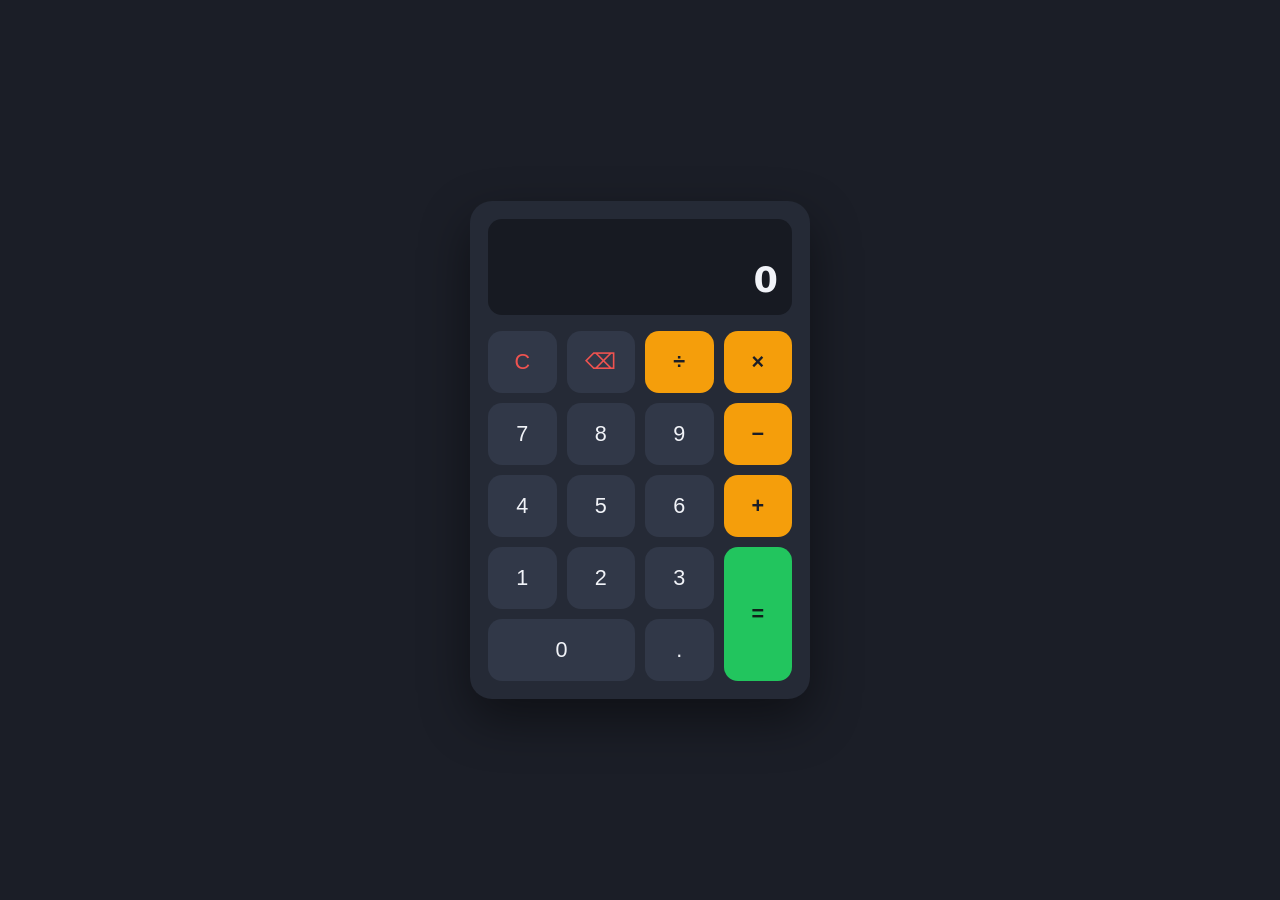
<file: WebDev-L2-Calculator/index.html>
<!DOCTYPE html>
<html lang="en">
<head>
  <meta charset="UTF-8">
  <meta name="viewport" content="width=device-width, initial-scale=1.0">
  <title>Calculator</title>
  <link rel="stylesheet" href="style.css">
</head>
<body>
  <main class="calculator" aria-label="Calculator">
    <div class="display" aria-live="polite">
      <div class="expression" id="expression"></div>
      <div class="result" id="result">0</div>
    </div>

    <div class="keys" id="keys">
      <button class="key key-clear" data-action="clear" aria-label="Clear">C</button>
      <button class="key key-clear" data-action="backspace" aria-label="Backspace">⌫</button>
      <button class="key key-op" data-action="operator" data-value="÷" aria-label="Divide">÷</button>
      <button class="key key-op" data-action="operator" data-value="×" aria-label="Multiply">×</button>

      <button class="key" data-action="digit" data-value="7">7</button>
      <button class="key" data-action="digit" data-value="8">8</button>
      <button class="key" data-action="digit" data-value="9">9</button>
      <button class="key key-op" data-action="operator" data-value="−" aria-label="Subtract">−</button>

      <button class="key" data-action="digit" data-value="4">4</button>
      <button class="key" data-action="digit" data-value="5">5</button>
      <button class="key" data-action="digit" data-value="6">6</button>
      <button class="key key-op" data-action="operator" data-value="+" aria-label="Add">+</button>

      <button class="key" data-action="digit" data-value="1">1</button>
      <button class="key" data-action="digit" data-value="2">2</button>
      <button class="key" data-action="digit" data-value="3">3</button>
      <button class="key key-equals" data-action="equals" aria-label="Equals">=</button>

      <button class="key key-zero" data-action="digit" data-value="0">0</button>
      <button class="key" data-action="decimal" aria-label="Decimal point">.</button>
    </div>
  </main>

  <script src="script.js"></script>
</body>
</html>
</file>
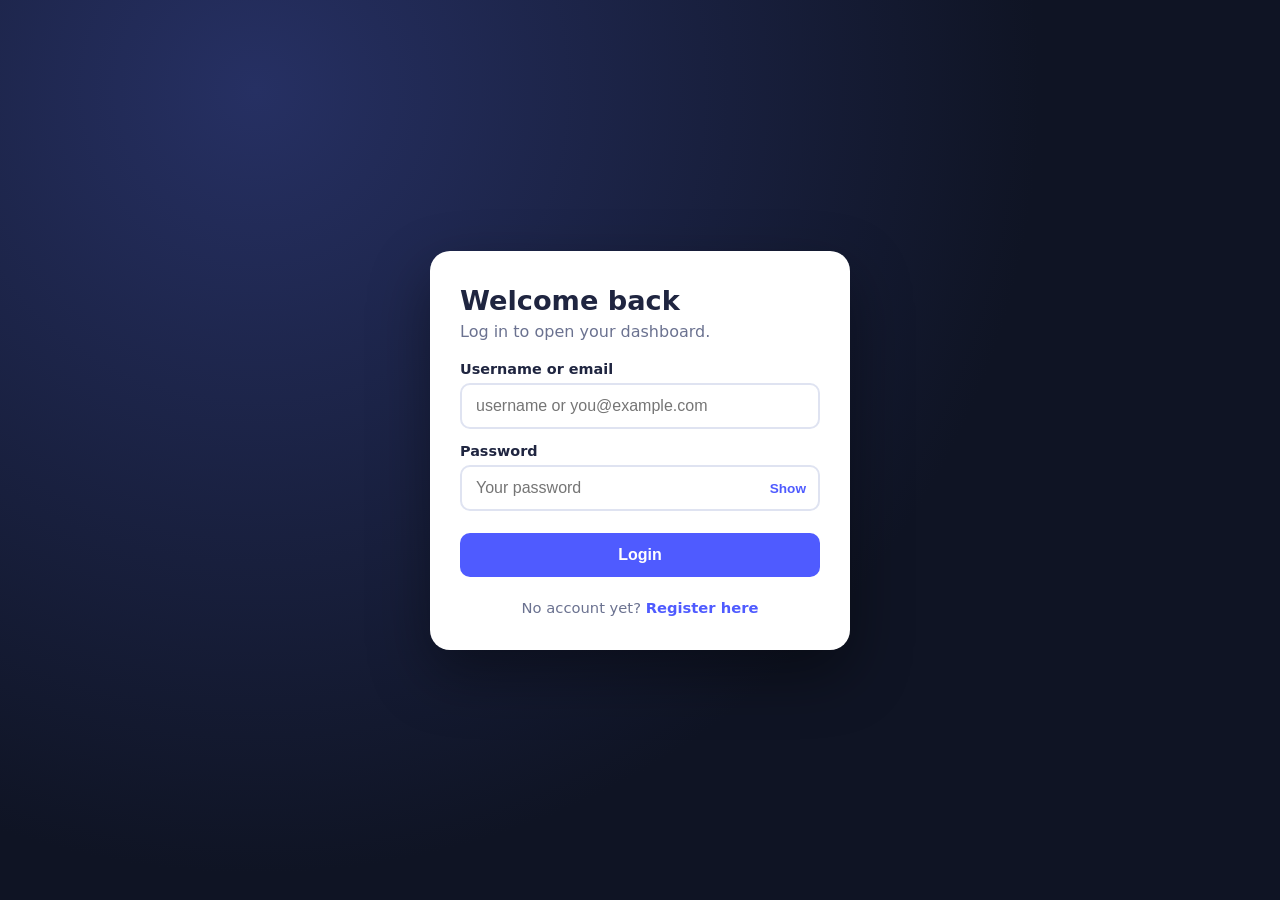
<file: WebDev-L2-LoginAuthentication/index.html>
<!DOCTYPE html>
<html lang="en">
<head>
  <meta charset="UTF-8">
  <meta name="viewport" content="width=device-width, initial-scale=1.0">
  <title>Login</title>
  <link rel="stylesheet" href="auth.css">
</head>
<body data-page="login">
  <main class="card">
    <h1>Welcome back</h1>
    <p class="sub">Log in to open your dashboard.</p>

    <div id="message" class="message" role="alert"></div>

    <form id="login-form" novalidate>
      <label for="identifier">Username or email</label>
      <input id="identifier" type="text" autocomplete="username" placeholder="username or you@example.com">

      <label for="password">Password</label>
      <div class="pw-wrap">
        <input id="password" type="password" autocomplete="current-password" placeholder="Your password">
        <button type="button" class="toggle" data-toggle="password" aria-label="Show or hide password">Show</button>
      </div>

      <button type="submit" class="btn" id="submit-btn">Login</button>
    </form>

    <p class="switch">No account yet? <a href="register.html">Register here</a></p>
  </main>
  <script src="auth.js"></script>
</body>
</html>
</file>
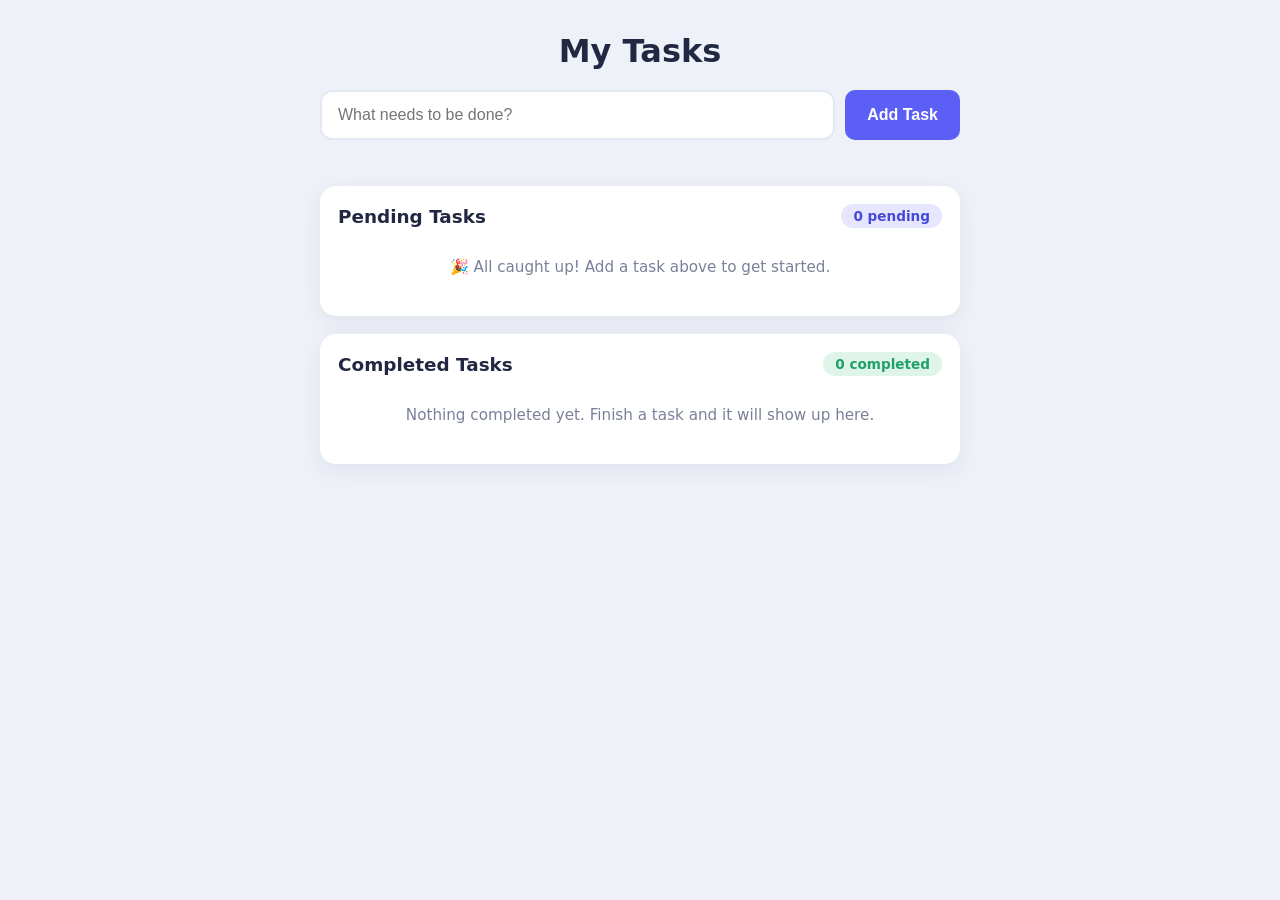
<file: WebDev-L2-ToDoApp/index.html>
<!DOCTYPE html>
<html lang="en">
<head>
  <meta charset="UTF-8">
  <meta name="viewport" content="width=device-width, initial-scale=1.0">
  <title>To-Do App</title>
  <link rel="stylesheet" href="todo.css">
</head>
<body>
  <main class="app">
    <h1>My Tasks</h1>

    <form id="task-form" class="task-form" autocomplete="off">
      <input id="task-input" type="text" placeholder="What needs to be done?" maxlength="120" aria-label="New task">
      <button type="submit" class="btn btn-primary">Add Task</button>
    </form>
    <p id="form-error" class="form-error" role="alert"></p>

    <section class="panel" aria-labelledby="pending-title">
      <div class="panel-head">
        <h2 id="pending-title">Pending Tasks</h2>
        <span id="pending-count" class="count count-pending">0 pending</span>
      </div>
      <ul id="pending-list" class="task-list"></ul>
    </section>

    <section class="panel" aria-labelledby="completed-title">
      <div class="panel-head">
        <h2 id="completed-title">Completed Tasks</h2>
        <span id="completed-count" class="count count-done">0 completed</span>
      </div>
      <ul id="completed-list" class="task-list"></ul>
    </section>
  </main>

  <script src="todo.js"></script>
</body>
</html>
</file>
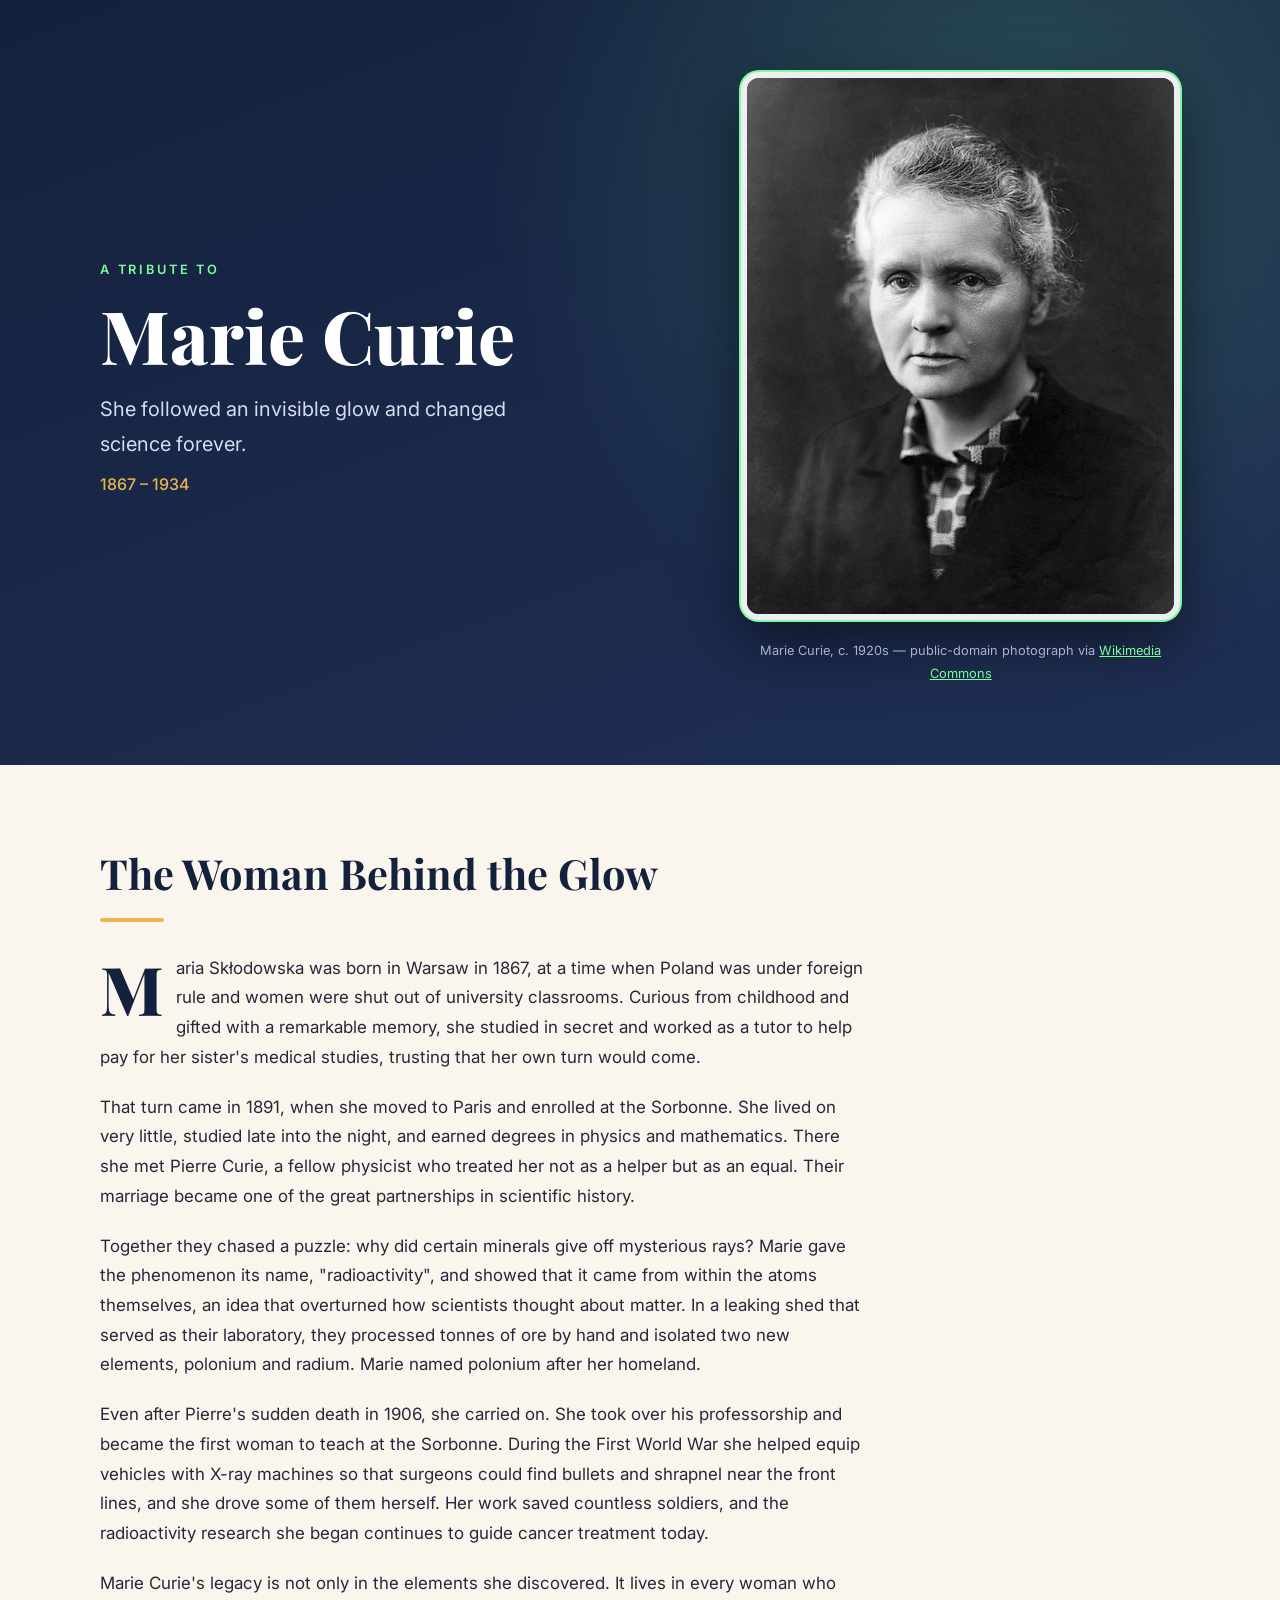
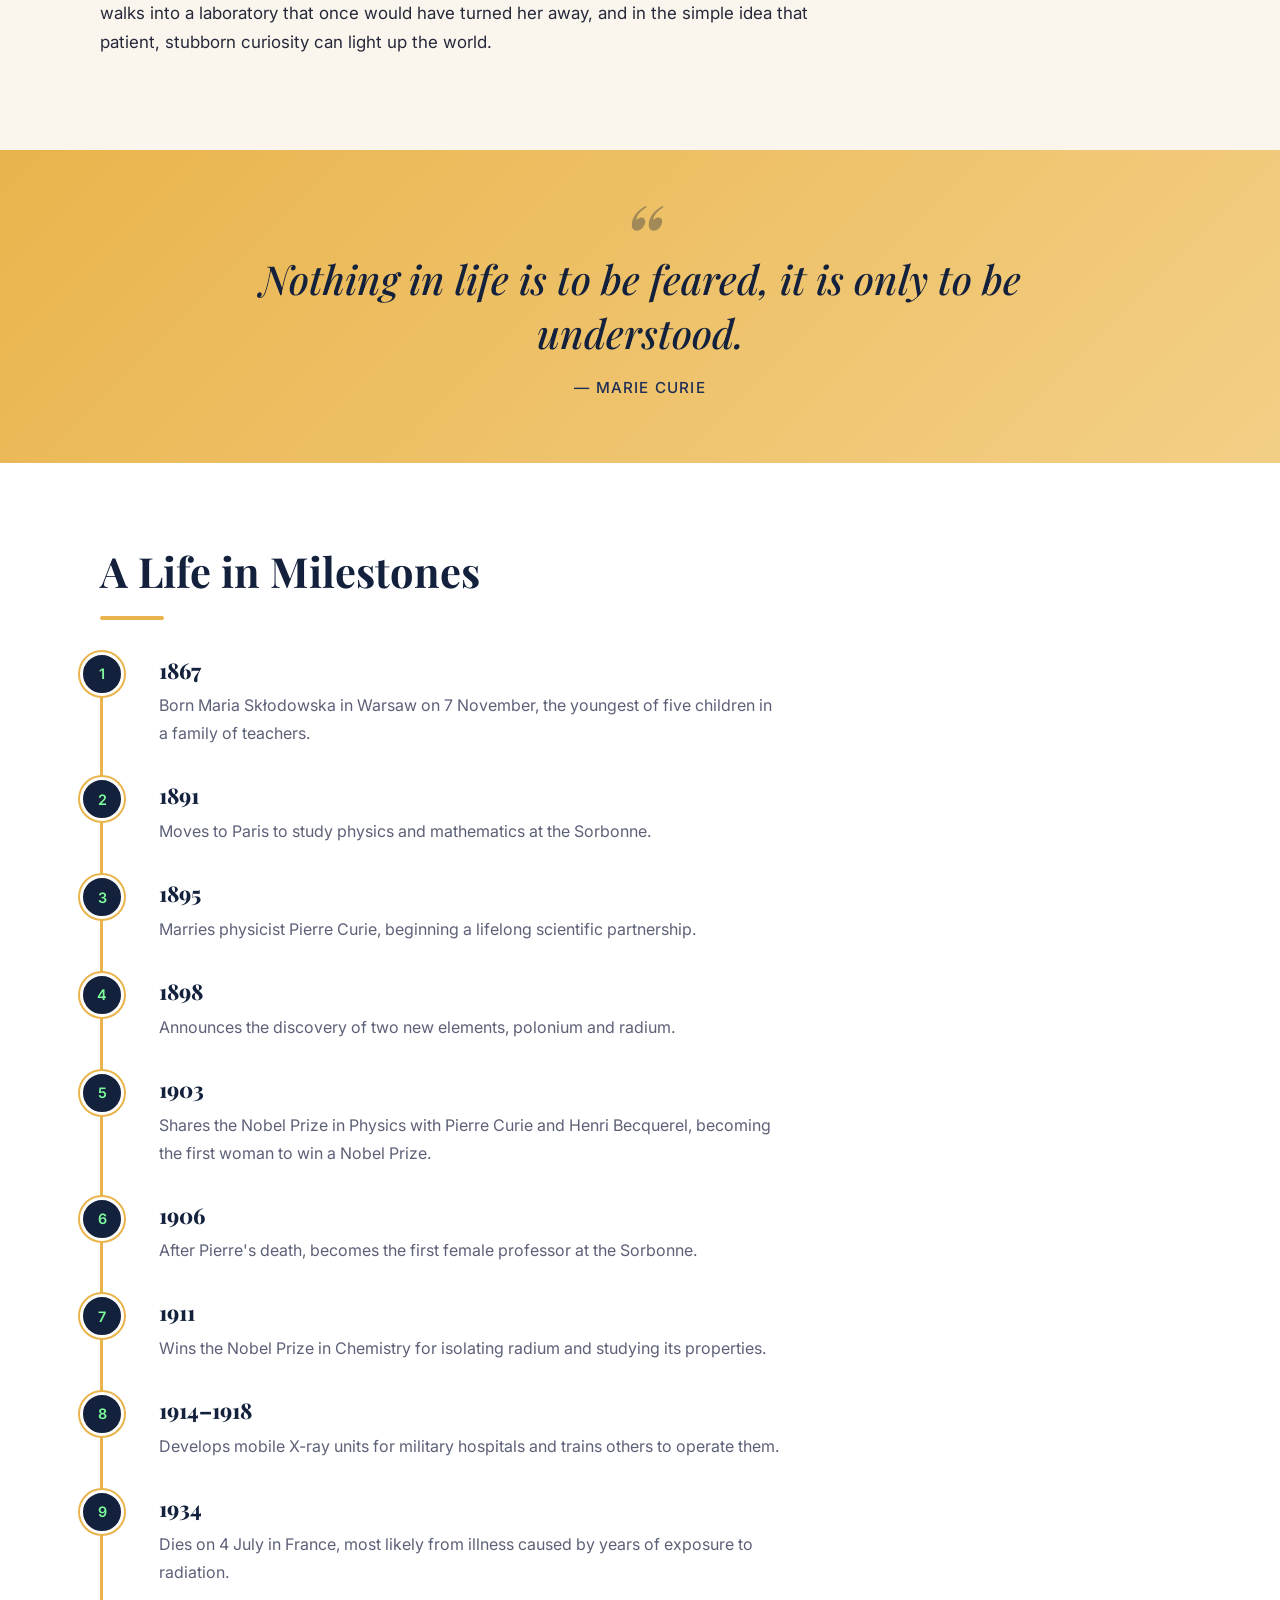
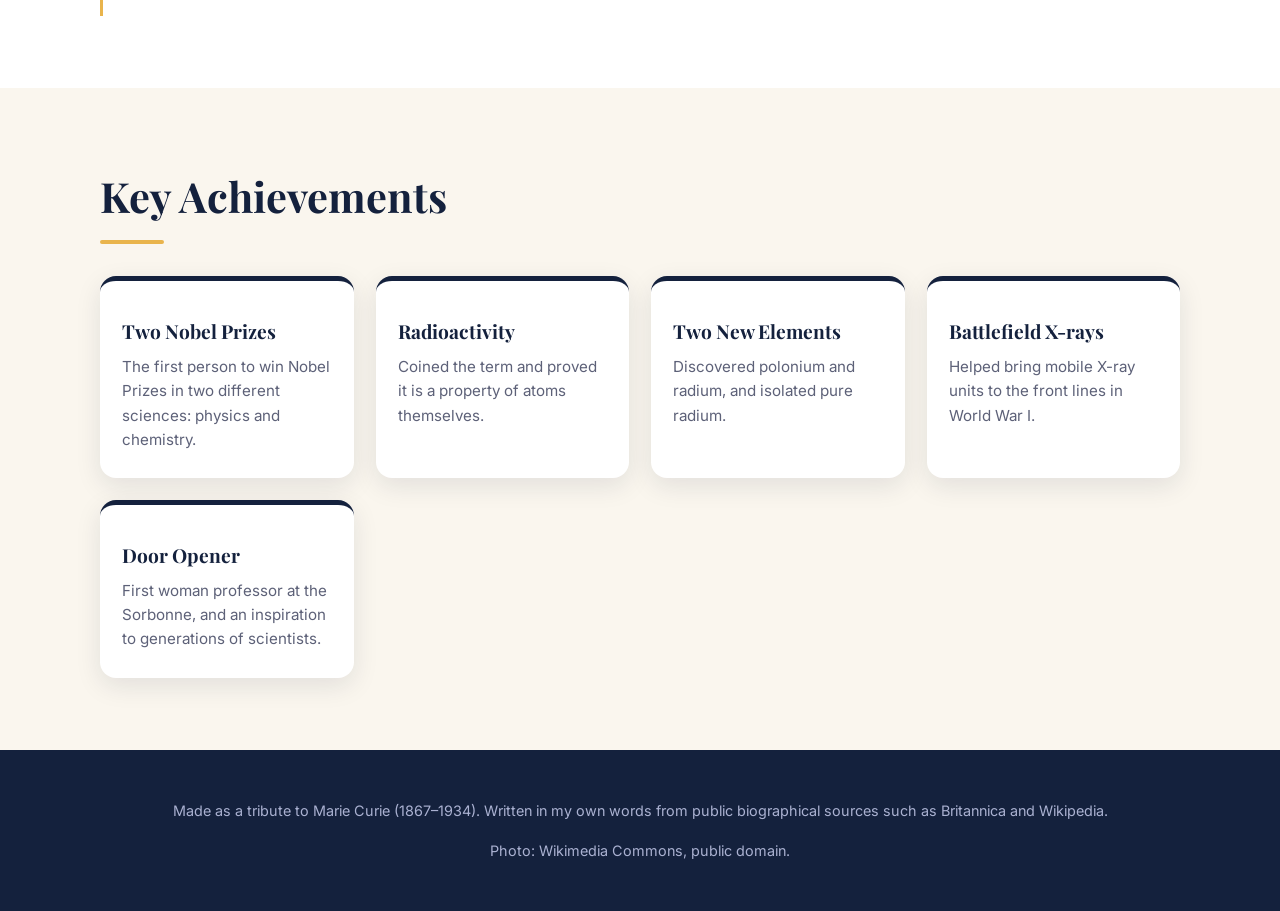
<file: WebDev-L2-TributePage/index.html>
<!DOCTYPE html>
<html lang="en">
<head>
  <meta charset="UTF-8">
  <meta name="viewport" content="width=device-width, initial-scale=1.0">
  <title>Marie Curie A Tribute</title>
  <link rel="preconnect" href="https://fonts.googleapis.com">
  <link rel="preconnect" href="https://fonts.gstatic.com" crossorigin>
  <link href="https://fonts.googleapis.com/css2?family=Inter:wght@400;500;600&family=Playfair+Display:ital,wght@0,600;0,800;1,500&display=swap" rel="stylesheet">
  <style>
    :root {
      --night: #14213d;
      --night-soft: #1f2f55;
      --glow: #7CFC9B;
      --gold: #e9b44c;
      --paper: #faf6ee;
      --ink: #26283a;
      --muted: #5d6178;
      --card: #ffffff;
    }

    * { box-sizing: border-box; }

    html { scroll-behavior: smooth; }

    body {
      margin: 0;
      font-family: "Inter", system-ui, -apple-system, "Segoe UI", sans-serif;
      color: var(--ink);
      background: var(--paper);
      line-height: 1.75;
    }

    h1, h2, h3, blockquote, .serif {
      font-family: "Playfair Display", Georgia, "Times New Roman", serif;
    }

    .wrap { width: min(1080px, 92%); margin-inline: auto; }

    /* ---------- Hero (dark background) ---------- */
    .hero {
      background:
        radial-gradient(circle at 80% 20%, rgba(124, 252, 155, 0.18), transparent 45%),
        linear-gradient(160deg, var(--night), var(--night-soft));
      color: #fff;
      padding: 72px 0 80px;
    }

    .hero .wrap {
      display: grid;
      grid-template-columns: 1.15fr 0.85fr;
      gap: 48px;
      align-items: center;
    }

    .eyebrow {
      letter-spacing: 0.22em;
      text-transform: uppercase;
      font-size: 0.8rem;
      color: var(--glow);
      font-weight: 600;
      margin: 0 0 14px;
    }

    h1 {
      font-size: clamp(2.6rem, 6vw, 4.6rem);
      line-height: 1.08;
      margin: 0 0 18px;
      font-weight: 800;
    }

    .tagline {
      font-size: 1.25rem;
      color: #d6dbf0;
      margin: 0 0 8px;
      max-width: 34ch;
    }

    .dates { color: var(--gold); font-weight: 500; margin: 0; }

    figure { margin: 0; }

    .portrait {
      width: 100%;
      aspect-ratio: 4 / 5;
      object-fit: cover;
      object-position: top;
      border-radius: 18px;
      border: 6px solid rgba(255, 255, 255, 0.92);
      box-shadow: 0 0 0 2px var(--glow), 0 24px 60px rgba(0, 0, 0, 0.5);
      background: var(--night-soft);
    }

    figcaption {
      margin-top: 12px;
      font-size: 0.8rem;
      color: #aab1d1;
      text-align: center;
    }

    figcaption a { color: var(--glow); }

    /* ---------- Sections ---------- */
    section { padding: 72px 0; }

    h2 {
      font-size: clamp(1.9rem, 4vw, 2.6rem);
      margin: 0 0 8px;
      color: var(--night);
    }

    .rule {
      width: 64px;
      height: 4px;
      background: var(--gold);
      border-radius: 4px;
      margin: 0 0 32px;
    }

    .bio p { max-width: 70ch; font-size: 1.06rem; margin: 0 0 1.2em; }

    .bio p:first-of-type::first-letter {
      font-family: "Playfair Display", Georgia, serif;
      float: left;
      font-size: 4.2rem;
      line-height: 0.85;
      padding: 6px 12px 0 0;
      color: var(--night);
      font-weight: 800;
    }

    /* ---------- Quote (different background) ---------- */
    .quote-band {
      background: linear-gradient(135deg, var(--gold), #f3cf86);
      padding: 64px 0;
    }

    blockquote {
      margin: 0 auto;
      max-width: 800px;
      text-align: center;
      color: var(--night);
      font-size: clamp(1.6rem, 3.6vw, 2.5rem);
      font-style: italic;
      font-weight: 500;
      line-height: 1.35;
      position: relative;
      padding-top: 38px;
    }

    blockquote::before {
      content: "\201C";
      position: absolute;
      top: -26px;
      left: 50%;
      transform: translateX(-50%);
      font-size: 6rem;
      line-height: 1;
      color: rgba(20, 33, 61, 0.35);
    }

    blockquote cite {
      display: block;
      margin-top: 18px;
      font-family: "Inter", sans-serif;
      font-size: 0.95rem;
      font-style: normal;
      letter-spacing: 0.08em;
      text-transform: uppercase;
      color: var(--night-soft);
    }

    /* ---------- Timeline (ordered list) ---------- */
    .timeline-section { background: #fff; }

    ol.timeline {
      list-style: none;
      margin: 0;
      padding: 0 0 0 34px;
      border-left: 3px solid var(--gold);
      counter-reset: step;
    }

    ol.timeline li {
      position: relative;
      padding: 0 0 30px 22px;
      counter-increment: step;
    }

    ol.timeline li::before {
      content: counter(step);
      position: absolute;
      left: -57px;
      top: 0;
      width: 38px;
      height: 38px;
      border-radius: 50%;
      background: var(--night);
      color: var(--glow);
      display: grid;
      place-items: center;
      font-size: 0.9rem;
      font-weight: 600;
      border: 3px solid #fff;
      box-shadow: 0 0 0 2px var(--gold);
    }

    .year {
      display: inline-block;
      font-family: "Playfair Display", Georgia, serif;
      font-weight: 800;
      font-size: 1.35rem;
      color: var(--night);
    }

    ol.timeline p { margin: 2px 0 0; color: var(--muted); max-width: 62ch; }

    /* ---------- Achievement cards ---------- */
    .cards {
      display: grid;
      grid-template-columns: repeat(auto-fit, minmax(230px, 1fr));
      gap: 22px;
    }

    .card {
      background: var(--card);
      border-radius: 16px;
      padding: 26px 22px;
      border-top: 5px solid var(--night);
      box-shadow: 0 8px 26px rgba(20, 33, 61, 0.1);
      transition: transform 0.2s ease, box-shadow 0.2s ease;
    }

    .card:hover { transform: translateY(-6px); box-shadow: 0 14px 34px rgba(20, 33, 61, 0.18); }

    .card .badge { font-size: 2rem; display: block; margin-bottom: 8px; }
    .card h3 { margin: 0 0 6px; font-size: 1.2rem; color: var(--night); }
    .card p { margin: 0; color: var(--muted); font-size: 0.95rem; line-height: 1.6; }

    /* ---------- Footer ---------- */
    footer {
      background: var(--night);
      color: #aab1d1;
      text-align: center;
      padding: 34px 0;
      font-size: 0.9rem;
    }

    footer a { color: var(--glow); }

    /* ---------- Responsive ---------- */
    @media (max-width: 800px) {
      .hero { padding: 48px 0 56px; }
      .hero .wrap { grid-template-columns: 1fr; gap: 34px; }
      .portrait { max-width: 380px; margin-inline: auto; display: block; }
      section { padding: 52px 0; }
      ol.timeline { padding-left: 30px; }
      ol.timeline li { padding-left: 18px; }
      ol.timeline li::before { left: -52px; }
    }
  </style>
</head>
<body>

  <header class="hero">
    <div class="wrap">
      <div>
        <p class="eyebrow">A Tribute To</p>
        <h1>Marie Curie</h1>
        <p class="tagline">She followed an invisible glow and changed science forever.</p>
        <p class="dates">1867 – 1934</p>
      </div>

      <figure>
        <img class="portrait"
             src="marie-curie.png"
             alt="Portrait photograph of Marie Curie from the 1920s"
             loading="eager">
        <figcaption>
          Marie Curie, c. 1920s — public-domain photograph via
          <a href="https://commons.wikimedia.org/wiki/File:Marie_Curie_c._1920s.jpg" target="_blank" rel="noopener">Wikimedia Commons</a>
        </figcaption>
      </figure>
    </div>
  </header>

  <main>
    <section class="bio">
      <div class="wrap">
        <h2>The Woman Behind the Glow</h2>
        <div class="rule"></div>

        <p>Maria Skłodowska was born in Warsaw in 1867, at a time when Poland was under foreign rule and women were shut out of university classrooms. Curious from childhood and gifted with a remarkable memory, she studied in secret and worked as a tutor to help pay for her sister's medical studies, trusting that her own turn would come.</p>

        <p>That turn came in 1891, when she moved to Paris and enrolled at the Sorbonne. She lived on very little, studied late into the night, and earned degrees in physics and mathematics. There she met Pierre Curie, a fellow physicist who treated her not as a helper but as an equal. Their marriage became one of the great partnerships in scientific history.</p>

        <p>Together they chased a puzzle: why did certain minerals give off mysterious rays? Marie gave the phenomenon its name, "radioactivity", and showed that it came from within the atoms themselves, an idea that overturned how scientists thought about matter. In a leaking shed that served as their laboratory, they processed tonnes of ore by hand and isolated two new elements, polonium and radium. Marie named polonium after her homeland.</p>

        <p>Even after Pierre's sudden death in 1906, she carried on. She took over his professorship and became the first woman to teach at the Sorbonne. During the First World War she helped equip vehicles with X-ray machines so that surgeons could find bullets and shrapnel near the front lines, and she drove some of them herself. Her work saved countless soldiers, and the radioactivity research she began continues to guide cancer treatment today.</p>

        <p>Marie Curie's legacy is not only in the elements she discovered. It lives in every woman who walks into a laboratory that once would have turned her away, and in the simple idea that patient, stubborn curiosity can light up the world.</p>
      </div>
    </section>

    <div class="quote-band">
      <div class="wrap">
        <blockquote>
          Nothing in life is to be feared, it is only to be understood.
          <cite>— Marie Curie</cite>
        </blockquote>
      </div>
    </div>

    <section class="timeline-section">
      <div class="wrap">
        <h2>A Life in Milestones</h2>
        <div class="rule"></div>

        <ol class="timeline">
          <li>
            <span class="year">1867</span>
            <p>Born Maria Skłodowska in Warsaw on 7 November, the youngest of five children in a family of teachers.</p>
          </li>
          <li>
            <span class="year">1891</span>
            <p>Moves to Paris to study physics and mathematics at the Sorbonne.</p>
          </li>
          <li>
            <span class="year">1895</span>
            <p>Marries physicist Pierre Curie, beginning a lifelong scientific partnership.</p>
          </li>
          <li>
            <span class="year">1898</span>
            <p>Announces the discovery of two new elements, polonium and radium.</p>
          </li>
          <li>
            <span class="year">1903</span>
            <p>Shares the Nobel Prize in Physics with Pierre Curie and Henri Becquerel, becoming the first woman to win a Nobel Prize.</p>
          </li>
          <li>
            <span class="year">1906</span>
            <p>After Pierre's death, becomes the first female professor at the Sorbonne.</p>
          </li>
          <li>
            <span class="year">1911</span>
            <p>Wins the Nobel Prize in Chemistry for isolating radium and studying its properties.</p>
          </li>
          <li>
            <span class="year">1914–1918</span>
            <p>Develops mobile X-ray units for military hospitals and trains others to operate them.</p>
          </li>
          <li>
            <span class="year">1934</span>
            <p>Dies on 4 July in France, most likely from illness caused by years of exposure to radiation.</p>
          </li>
        </ol>
      </div>
    </section>

    <section>
      <div class="wrap">
        <h2>Key Achievements</h2>
        <div class="rule"></div>

        <div class="cards">
          <article class="card">
            <span class="badge" aria-hidden="true"></span>
            <h3>Two Nobel Prizes</h3>
            <p>The first person to win Nobel Prizes in two different sciences: physics and chemistry.</p>
          </article>
          <article class="card">
            <span class="badge" aria-hidden="true"></span>
            <h3>Radioactivity</h3>
            <p>Coined the term and proved it is a property of atoms themselves.</p>
          </article>
          <article class="card">
            <span class="badge" aria-hidden="true"></span>
            <h3>Two New Elements</h3>
            <p>Discovered polonium and radium, and isolated pure radium.</p>
          </article>
          <article class="card">
            <span class="badge" aria-hidden="true"></span>
            <h3>Battlefield X-rays</h3>
            <p>Helped bring mobile X-ray units to the front lines in World War I.</p>
          </article>
          <article class="card">
            <span class="badge" aria-hidden="true"></span>
            <h3>Door Opener</h3>
            <p>First woman professor at the Sorbonne, and an inspiration to generations of scientists.</p>
          </article>
        </div>
      </div>
    </section>
  </main>

  <footer>
    <div class="wrap">
      <p>Made as a tribute to Marie Curie (1867–1934). Written in my own words from public biographical sources such as Britannica and Wikipedia.</p>
      <p>Photo: Wikimedia Commons, public domain.</p>
    </div>
  </footer>

</body>
</html>
</file>
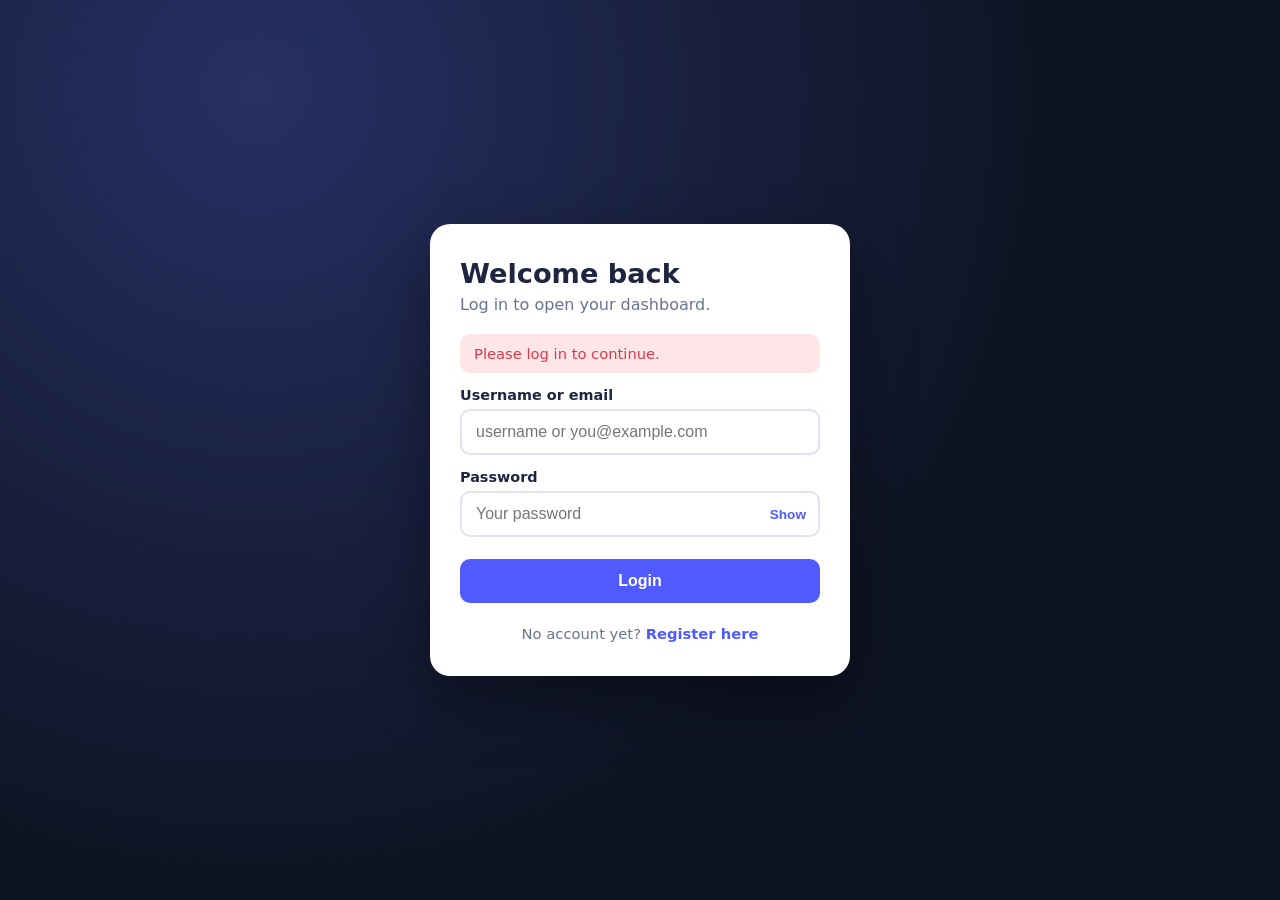
<file: WebDev-L2-LoginAuthentication/dashboard.html>
<!DOCTYPE html>
<html lang="en">
<head>
  <meta charset="UTF-8">
  <meta name="viewport" content="width=device-width, initial-scale=1.0">
  <title>Dashboard</title>
  <link rel="stylesheet" href="auth.css">
</head>
<!-- Hidden until the session check passes, so logged-out visitors never see protected content -->
<body data-page="dashboard" class="guarded">
  <main class="card wide">
    <div class="dash-head">
      <div>
        <p class="eyebrow">Protected area</p>
        <h1>Hello, <span id="user-name"></span> 👋</h1>
      </div>
      <button type="button" class="btn btn-ghost" id="logout-btn">Logout</button>
    </div>

    <p class="sub">You are logged in. Only authenticated users can see this page.</p>

    <div class="stats">
      <div class="stat">
        <span class="stat-label">Account</span>
        <span class="stat-value" id="user-id"></span>
      </div>
      <div class="stat">
        <span class="stat-label">Member since</span>
        <span class="stat-value" id="user-since"></span>
      </div>
      <div class="stat">
        <span class="stat-label">Session ends in</span>
        <span class="stat-value" id="session-timer"></span>
      </div>
    </div>
  </main>
  <script src="auth.js"></script>
</body>
</html>
</file>
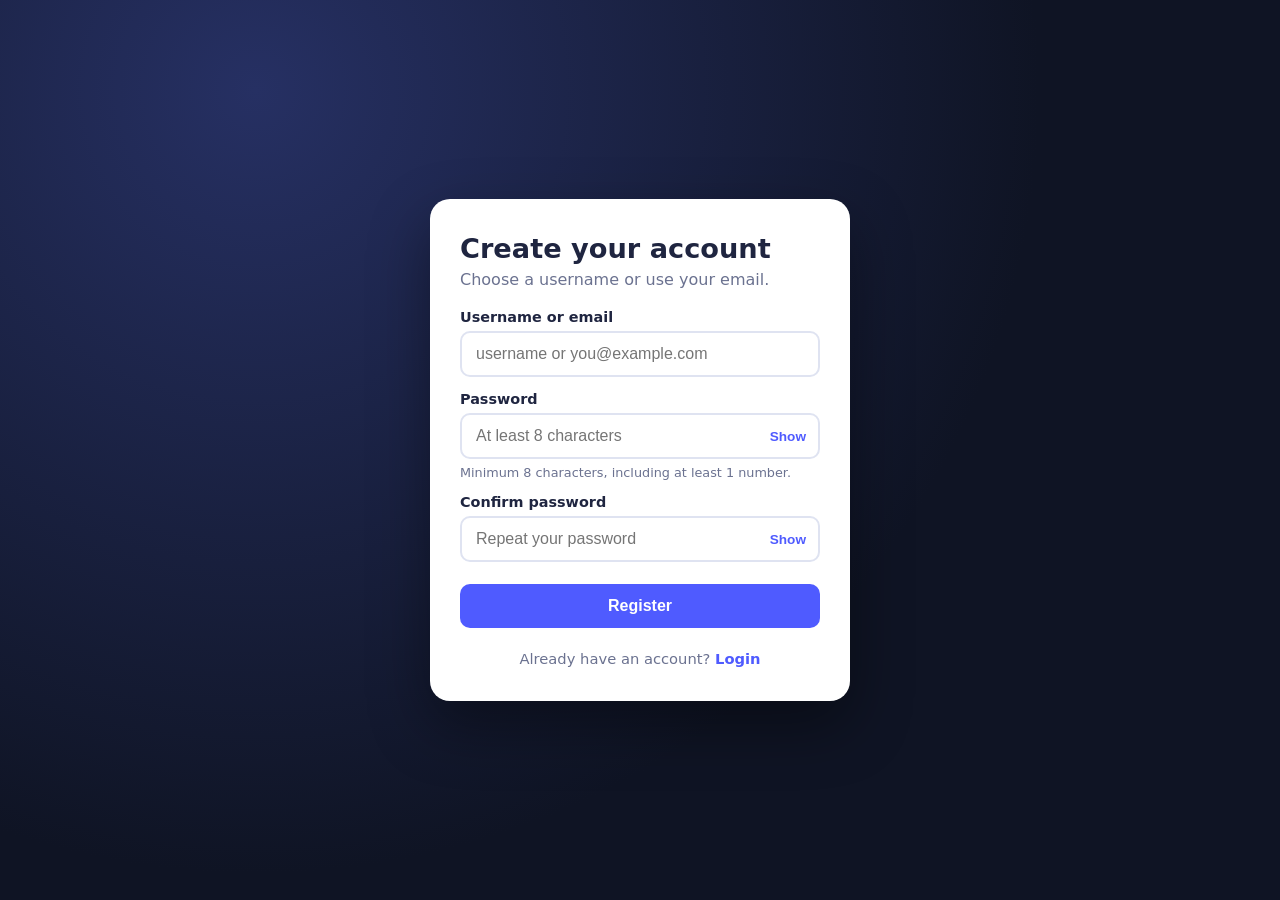
<file: WebDev-L2-LoginAuthentication/register.html>
<!DOCTYPE html>
<html lang="en">
<head>
  <meta charset="UTF-8">
  <meta name="viewport" content="width=device-width, initial-scale=1.0">
  <title>Register</title>
  <link rel="stylesheet" href="auth.css">
</head>
<body data-page="register">
  <main class="card">
    <h1>Create your account</h1>
    <p class="sub">Choose a username or use your email.</p>

    <div id="message" class="message" role="alert"></div>

    <form id="register-form" novalidate>
      <label for="identifier">Username or email</label>
      <input id="identifier" type="text" autocomplete="username" placeholder="username or you@example.com" maxlength="60">

      <label for="password">Password</label>
      <div class="pw-wrap">
        <input id="password" type="password" autocomplete="new-password" placeholder="At least 8 characters">
        <button type="button" class="toggle" data-toggle="password" aria-label="Show or hide password">Show</button>
      </div>
      <p class="hint">Minimum 8 characters, including at least 1 number.</p>

      <label for="confirm">Confirm password</label>
      <div class="pw-wrap">
        <input id="confirm" type="password" autocomplete="new-password" placeholder="Repeat your password">
        <button type="button" class="toggle" data-toggle="confirm" aria-label="Show or hide password">Show</button>
      </div>

      <button type="submit" class="btn" id="submit-btn">Register</button>
    </form>

    <p class="switch">Already have an account? <a href="index.html">Login</a></p>
  </main>
  <script src="auth.js"></script>
</body>
</html>
</file>
<file: WebDev-L2-Calculator/style.css>
:root {
  --bg: #1b1e27;
  --panel: #252a36;
  --key: #313848;
  --key-hover: #3d4659;
  --op: #f59e0b;
  --op-hover: #fbb23a;
  --clear: #ef5350;
  --text: #f1f3f8;
  --muted: #8d96ab;
  --error: #ff6b6b;
}

* { box-sizing: border-box; }

body {
  margin: 0;
  min-height: 100vh;
  display: grid;
  place-items: center;
  background: var(--bg);
  font-family: system-ui, -apple-system, "Segoe UI", Roboto, sans-serif;
  color: var(--text);
}

.calculator {
  width: min(92vw, 340px);
  padding: 18px;
  background: var(--panel);
  border-radius: 22px;
  box-shadow: 0 20px 50px rgba(0, 0, 0, 0.45);
}

.display {
  min-height: 96px;
  padding: 12px 14px;
  margin-bottom: 16px;
  background: #171a22;
  border-radius: 14px;
  text-align: right;
  display: flex;
  flex-direction: column;
  justify-content: flex-end;
  overflow: hidden;
}

.expression {
  min-height: 20px;
  font-size: 0.95rem;
  color: var(--muted);
  white-space: nowrap;
  overflow: hidden;
  text-overflow: ellipsis;
  direction: rtl;
}

.result {
  font-size: 2.2rem;
  font-weight: 600;
  line-height: 1.3;
  white-space: nowrap;
  overflow: hidden;
  text-overflow: ellipsis;
}

.result.error {
  color: var(--error);
  font-size: 1.3rem;
}

/* Button layout with CSS Grid */
.keys {
  display: grid;
  grid-template-columns: repeat(4, 1fr);
  grid-template-rows: repeat(5, 62px);
  gap: 10px;
}

.key {
  border: none;
  border-radius: 14px;
  background: var(--key);
  color: var(--text);
  font-size: 1.35rem;
  font-weight: 500;
  cursor: pointer;
  transition: background 0.12s, transform 0.08s;
}

.key:hover { background: var(--key-hover); }
.key:active { transform: scale(0.95); }
.key:focus-visible { outline: 2px solid var(--op); outline-offset: 2px; }

.key-op { background: var(--op); color: #1b1e27; font-weight: 700; }
.key-op:hover { background: var(--op-hover); }

.key-clear { color: var(--clear); }

.key-equals {
  grid-row: span 2;
  background: #22c55e;
  color: #10201a;
  font-weight: 700;
}
.key-equals:hover { background: #3ad475; }

.key-zero { grid-column: span 2; }
</file>
<file: WebDev-L2-LoginAuthentication/auth.css>
:root {
  --bg: #0f1424;
  --card: #ffffff;
  --ink: #1f2540;
  --muted: #6b7290;
  --line: #dfe3f1;
  --primary: #4f5bff;
  --primary-dark: #3944d9;
  --ok: #1f9d6b;
  --bad: #d93b4a;
}

* { box-sizing: border-box; }

body {
  margin: 0;
  min-height: 100vh;
  display: grid;
  place-items: center;
  padding: 24px 14px;
  background: radial-gradient(circle at 20% 10%, #263063, var(--bg) 60%);
  font-family: system-ui, -apple-system, "Segoe UI", Roboto, sans-serif;
  color: var(--ink);
}

body.guarded { visibility: hidden; }

.card {
  width: min(420px, 100%);
  background: var(--card);
  border-radius: 20px;
  padding: 34px 30px;
  box-shadow: 0 24px 60px rgba(0, 0, 0, 0.4);
}

.card.wide { width: min(640px, 100%); }

h1 { margin: 0 0 6px; font-size: 1.7rem; }
.sub { margin: 0 0 20px; color: var(--muted); }
.eyebrow { margin: 0 0 4px; font-size: 0.75rem; letter-spacing: 0.18em; text-transform: uppercase; color: var(--primary); font-weight: 700; }

label { display: block; margin: 14px 0 6px; font-size: 0.9rem; font-weight: 600; }

input[type="text"], input[type="email"], input[type="password"] {
  width: 100%;
  padding: 12px 14px;
  font-size: 1rem;
  border: 2px solid var(--line);
  border-radius: 10px;
  color: var(--ink);
  background: #fff;
}

input:focus { outline: none; border-color: var(--primary); }
input.invalid { border-color: var(--bad); }

.pw-wrap { position: relative; }
.pw-wrap input { padding-right: 64px; }
.toggle {
  position: absolute;
  right: 8px;
  top: 50%;
  transform: translateY(-50%);
  border: none;
  background: none;
  color: var(--primary);
  font-weight: 600;
  font-size: 0.85rem;
  cursor: pointer;
  padding: 6px;
}

.check { display: flex; align-items: center; gap: 8px; font-weight: 400; color: var(--muted); }

.btn {
  width: 100%;
  margin-top: 22px;
  padding: 13px;
  border: none;
  border-radius: 10px;
  background: var(--primary);
  color: #fff;
  font-size: 1rem;
  font-weight: 700;
  cursor: pointer;
  transition: background 0.15s, transform 0.08s;
}
.btn:hover { background: var(--primary-dark); }
.btn:active { transform: scale(0.98); }
.btn:disabled { opacity: 0.6; cursor: wait; }
.btn:focus-visible, .toggle:focus-visible { outline: 2px solid var(--primary); outline-offset: 2px; }

.btn-ghost { width: auto; margin: 0; padding: 10px 18px; background: #eceefc; color: var(--primary-dark); }
.btn-ghost:hover { background: #dde1fa; }

.message {
  display: none;
  margin-bottom: 8px;
  padding: 11px 14px;
  border-radius: 10px;
  font-size: 0.92rem;
}
.message.show { display: block; }
.message.error { background: #fde5e8; color: var(--bad); }
.message.success { background: #dcf5ea; color: var(--ok); }

.meter { height: 6px; margin-top: 8px; background: var(--line); border-radius: 6px; overflow: hidden; }
.meter span { display: block; height: 100%; width: 0; background: var(--bad); transition: width 0.2s, background 0.2s; }
.hint { margin: 6px 0 0; font-size: 0.8rem; color: var(--muted); }

.switch { margin: 22px 0 0; text-align: center; color: var(--muted); font-size: 0.92rem; }
.switch a { color: var(--primary); font-weight: 600; text-decoration: none; }
.switch a:hover { text-decoration: underline; }

.dash-head { display: flex; justify-content: space-between; align-items: flex-start; gap: 14px; }

.stats { display: grid; grid-template-columns: repeat(auto-fit, minmax(170px, 1fr)); gap: 14px; margin-top: 8px; }
.stat { background: #f4f6fd; border-radius: 14px; padding: 16px; }
.stat-label { display: block; font-size: 0.75rem; text-transform: uppercase; letter-spacing: 0.1em; color: var(--muted); margin-bottom: 4px; }
.stat-value { display: block; font-weight: 600; overflow-wrap: anywhere; }

@media (max-width: 480px) {
  .card { padding: 26px 20px; }
  .dash-head { flex-direction: column; }
}
</file>
<file: WebDev-L2-ToDoApp/todo.css>
:root {
  --bg: #eef1f8;
  --card: #ffffff;
  --ink: #232842;
  --muted: #7a8099;
  --primary: #5b5ff5;
  --primary-dark: #4549d6;
  --green: #22a06b;
  --red: #e5484d;
  --amber: #d9910f;
  --line: #e4e8f3;
}

* { box-sizing: border-box; }

body {
  margin: 0;
  min-height: 100vh;
  background: var(--bg);
  color: var(--ink);
  font-family: system-ui, -apple-system, "Segoe UI", Roboto, sans-serif;
  padding: 32px 14px 60px;
}

.app { width: min(640px, 100%); margin: 0 auto; }

h1 { margin: 0 0 20px; font-size: 2rem; text-align: center; }

.task-form { display: flex; gap: 10px; }

.task-form input {
  flex: 1;
  min-width: 0;
  padding: 14px 16px;
  font-size: 1rem;
  border: 2px solid var(--line);
  border-radius: 12px;
  background: var(--card);
  color: var(--ink);
}

.task-form input:focus,
.edit-input:focus { outline: none; border-color: var(--primary); }

.form-error { min-height: 22px; margin: 6px 4px 12px; color: var(--red); font-size: 0.9rem; }

.btn {
  border: none;
  border-radius: 10px;
  padding: 8px 12px;
  font-size: 0.85rem;
  font-weight: 600;
  cursor: pointer;
  background: #eceffa;
  color: var(--ink);
  transition: background 0.15s, transform 0.08s;
}
.btn:hover { background: #dfe4f6; }
.btn:active { transform: scale(0.96); }
.btn:focus-visible { outline: 2px solid var(--primary); outline-offset: 2px; }

.btn-primary { background: var(--primary); color: #fff; padding: 0 22px; font-size: 1rem; }
.btn-primary:hover { background: var(--primary-dark); }

.btn-done { background: #dff5ea; color: var(--green); }
.btn-done:hover { background: #c8edda; }
.btn-edit { background: #fdf0d5; color: var(--amber); }
.btn-edit:hover { background: #fbe5b8; }
.btn-delete { background: #fde3e4; color: var(--red); }
.btn-delete:hover { background: #fbcdd0; }

.panel {
  background: var(--card);
  border-radius: 16px;
  padding: 18px;
  margin-top: 18px;
  box-shadow: 0 6px 22px rgba(35, 40, 66, 0.07);
}

.panel-head { display: flex; justify-content: space-between; align-items: center; margin-bottom: 8px; }
.panel-head h2 { margin: 0; font-size: 1.15rem; }

.count { padding: 4px 12px; border-radius: 999px; font-size: 0.85rem; font-weight: 600; }
.count-pending { background: #e6e7fe; color: var(--primary-dark); }
.count-done { background: #dff5ea; color: var(--green); }

.task-list { list-style: none; margin: 0; padding: 0; }

.task {
  display: flex;
  align-items: center;
  gap: 12px;
  padding: 12px 4px;
  border-top: 1px solid var(--line);
}
.task:first-child { border-top: none; }

.task-body { flex: 1; min-width: 0; }

.task-text { display: block; overflow-wrap: anywhere; font-size: 1rem; }

.task.done .task-text { text-decoration: line-through; color: var(--muted); }

.task-time { display: block; margin-top: 2px; font-size: 0.75rem; color: var(--muted); }

.actions { display: flex; gap: 6px; flex-shrink: 0; }

.edit-input {
  width: 100%;
  padding: 8px 10px;
  font-size: 1rem;
  border: 2px solid var(--line);
  border-radius: 8px;
}

.empty {
  text-align: center;
  color: var(--muted);
  padding: 22px 8px;
  font-size: 0.95rem;
}

@media (max-width: 520px) {
  .task { flex-wrap: wrap; }
  .actions { width: 100%; justify-content: flex-end; }
  .btn-primary { padding: 0 16px; }
}
</file>
